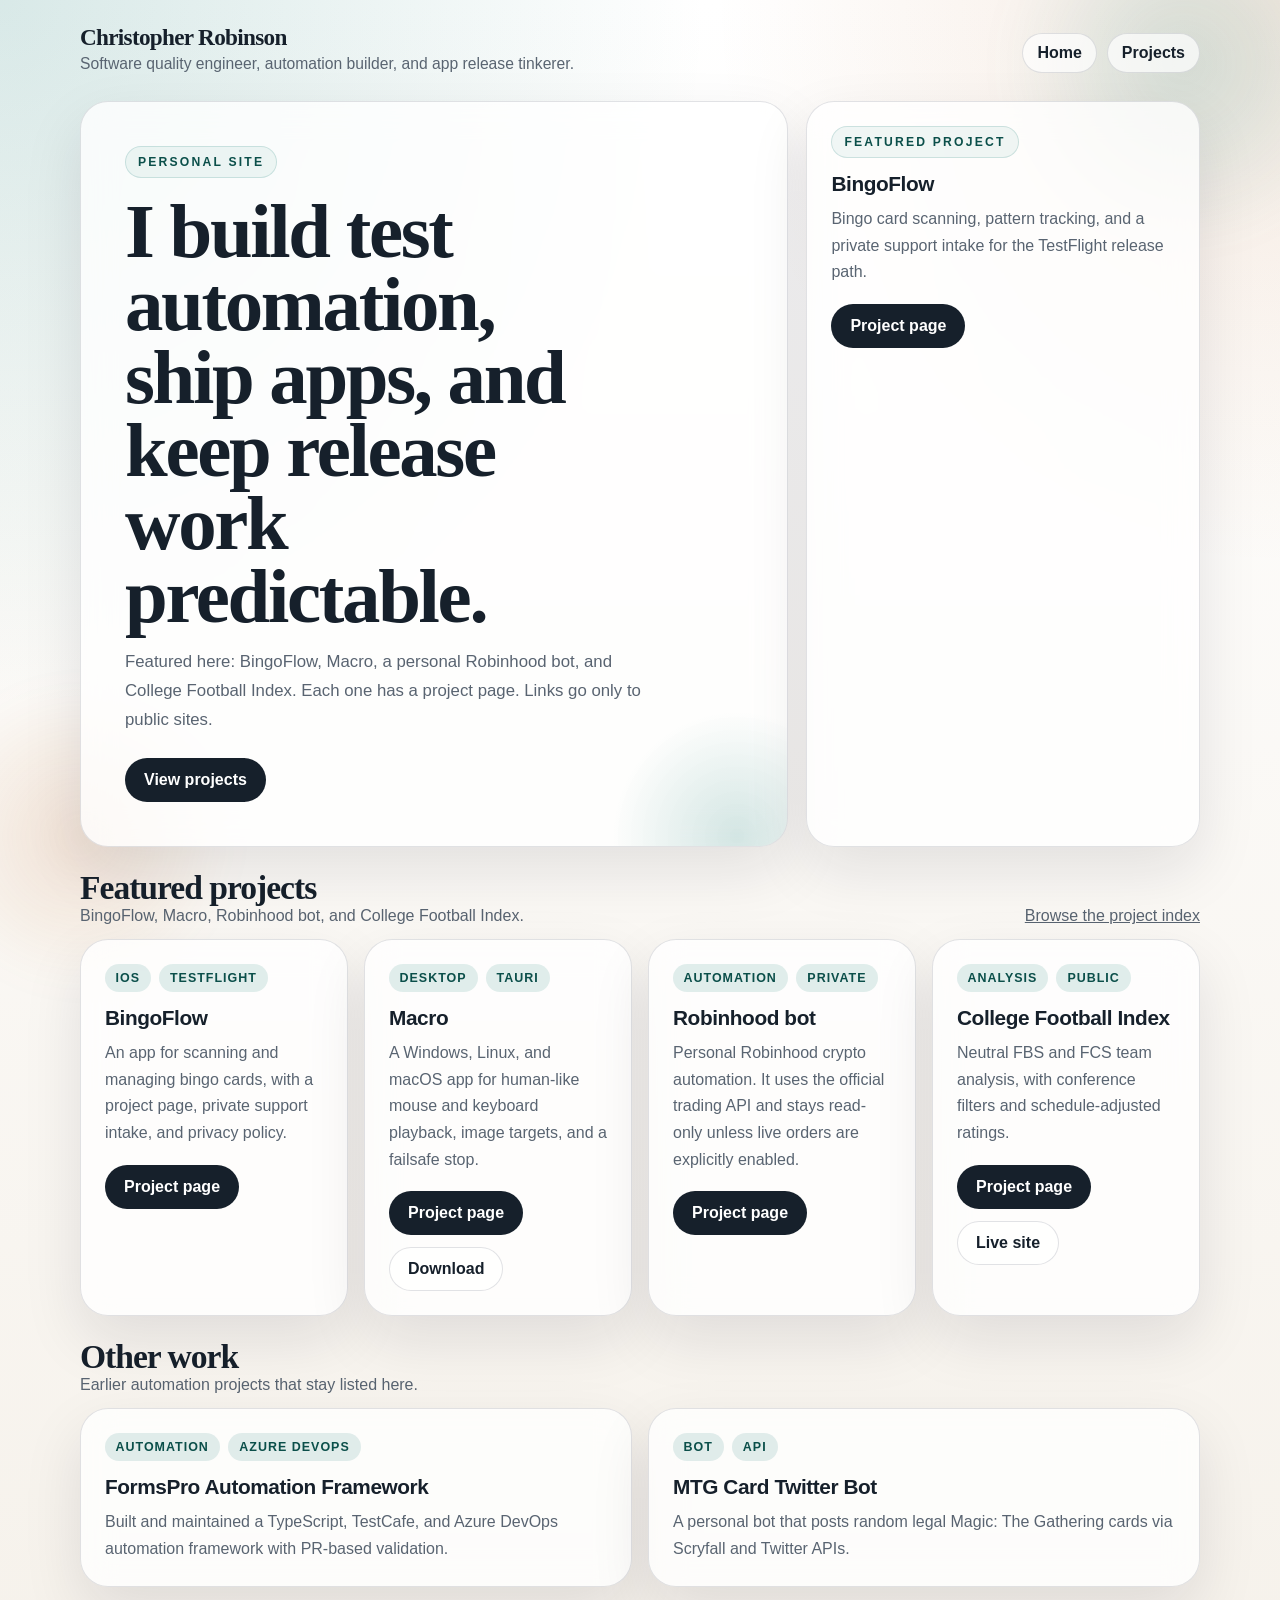
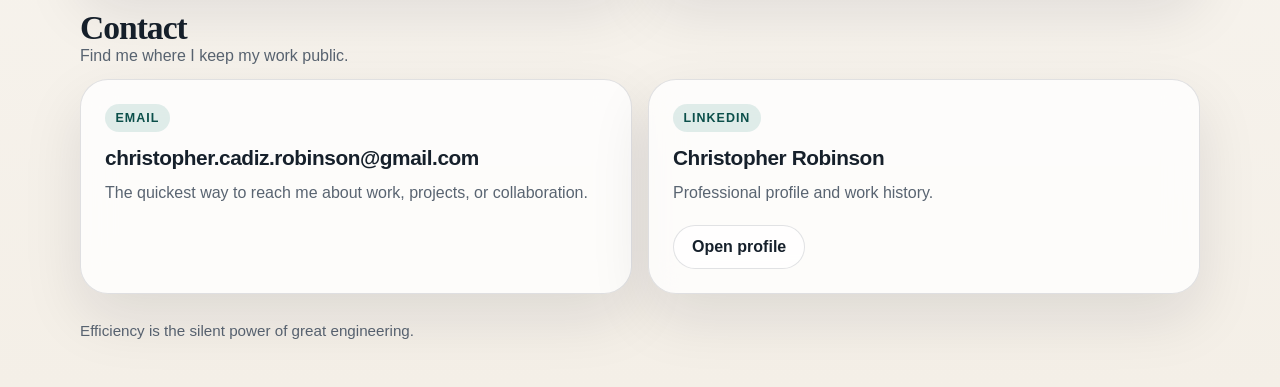
<file: docs/index.html>
<!doctype html>
<html lang="en">
<head>
  <meta charset="utf-8">
  <meta name="viewport" content="width=device-width, initial-scale=1">
  <title>Christopher Robinson</title>
  <meta name="description" content="Christopher Robinson's personal site, featuring BingoFlow, Macro, a Robinhood bot, and College Football Index.">
  <link rel="stylesheet" href="styles/site.css">
</head>
<body>
  <header class="topbar shell">
    <div class="brand">
      <a href="./">Christopher Robinson</a>
      <p>Software quality engineer, automation builder, and app release tinkerer.</p>
    </div>
    <nav class="nav" aria-label="Primary">
      <a href="./">Home</a>
      <a href="projects/">Projects</a>
    </nav>
  </header>

  <main class="shell">
    <section class="hero">
      <div class="panel hero-main">
        <span class="eyebrow">Personal site</span>
        <h1>I build test automation, ship apps, and keep release work predictable.</h1>
        <p class="hero-copy">
          Featured here: BingoFlow, Macro, a personal Robinhood bot, and College Football Index. Each one has a project page. Links go only to public sites.
        </p>
        <div class="action-row">
          <a class="button button-primary" href="projects/">View projects</a>
        </div>
      </div>

      <aside class="panel card">
        <span class="eyebrow">Featured project</span>
        <h3>BingoFlow</h3>
        <p>Bingo card scanning, pattern tracking, and a private support intake for the TestFlight release path.</p>
        <div class="action-row">
          <a class="button button-primary" href="projects/bingoflow/">Project page</a>
        </div>
      </aside>
    </section>

    <section class="section">
      <div class="section-head">
        <div>
          <h2>Featured projects</h2>
          <p>BingoFlow, Macro, Robinhood bot, and College Football Index.</p>
        </div>
        <a href="projects/">Browse the project index</a>
      </div>

      <div class="grid">
        <article class="panel card">
          <div class="tags">
            <span class="tag">iOS</span>
            <span class="tag">TestFlight</span>
          </div>
          <h3>BingoFlow</h3>
          <p>An app for scanning and managing bingo cards, with a project page, private support intake, and privacy policy.</p>
          <div class="action-row">
            <a class="button button-primary" href="projects/bingoflow/">Project page</a>
          </div>
        </article>

        <article class="panel card">
          <div class="tags">
            <span class="tag">Desktop</span>
            <span class="tag">Tauri</span>
          </div>
          <h3>Macro</h3>
          <p>A Windows, Linux, and macOS app for human-like mouse and keyboard playback, image targets, and a failsafe stop.</p>
          <div class="action-row">
            <a class="button button-primary" href="projects/macro/">Project page</a>
            <a class="button button-secondary" href="https://christopher-c-robinson-organization.github.io/Macro/">Download</a>
          </div>
        </article>

        <article class="panel card">
          <div class="tags">
            <span class="tag">Automation</span>
            <span class="tag">Private</span>
          </div>
          <h3>Robinhood bot</h3>
          <p>Personal Robinhood crypto automation. It uses the official trading API and stays read-only unless live orders are explicitly enabled.</p>
          <div class="action-row">
            <a class="button button-primary" href="projects/robinhood/">Project page</a>
          </div>
        </article>

        <article class="panel card">
          <div class="tags">
            <span class="tag">Analysis</span>
            <span class="tag">Public</span>
          </div>
          <h3>College Football Index</h3>
          <p>Neutral FBS and FCS team analysis, with conference filters and schedule-adjusted ratings.</p>
          <div class="action-row">
            <a class="button button-primary" href="projects/college-football-index/">Project page</a>
            <a class="button button-secondary" href="https://christopher-c-robinson.github.io/college-football-index/">Live site</a>
          </div>
        </article>
      </div>
    </section>

    <section class="section">
      <div class="section-head">
        <div>
          <h2>Other work</h2>
          <p>Earlier automation projects that stay listed here.</p>
        </div>
      </div>

      <div class="grid">
        <article class="panel card">
          <div class="tags">
            <span class="tag">Automation</span>
            <span class="tag">Azure DevOps</span>
          </div>
          <h3>FormsPro Automation Framework</h3>
          <p>Built and maintained a TypeScript, TestCafe, and Azure DevOps automation framework with PR-based validation.</p>
        </article>

        <article class="panel card">
          <div class="tags">
            <span class="tag">Bot</span>
            <span class="tag">API</span>
          </div>
          <h3>MTG Card Twitter Bot</h3>
          <p>A personal bot that posts random legal Magic: The Gathering cards via Scryfall and Twitter APIs.</p>
        </article>
      </div>
    </section>

    <section class="section">
      <div class="section-head">
        <div>
          <h2>Contact</h2>
          <p>Find me where I keep my work public.</p>
        </div>
      </div>

      <div class="grid">
        <article class="panel card">
          <div class="tags">
            <span class="tag">Email</span>
          </div>
          <h3>christopher.cadiz.robinson@gmail.com</h3>
          <p>The quickest way to reach me about work, projects, or collaboration.</p>
        </article>

        <article class="panel card">
          <div class="tags">
            <span class="tag">LinkedIn</span>
          </div>
          <h3>Christopher Robinson</h3>
          <p>Professional profile and work history.</p>
          <div class="action-row">
            <a class="button button-secondary" href="https://www.linkedin.com/in/christopher-robinson-00036670">Open profile</a>
          </div>
        </article>
      </div>
    </section>

    <div class="footer">
      Efficiency is the silent power of great engineering.
    </div>
  </main>
</body>
</html>
</file>
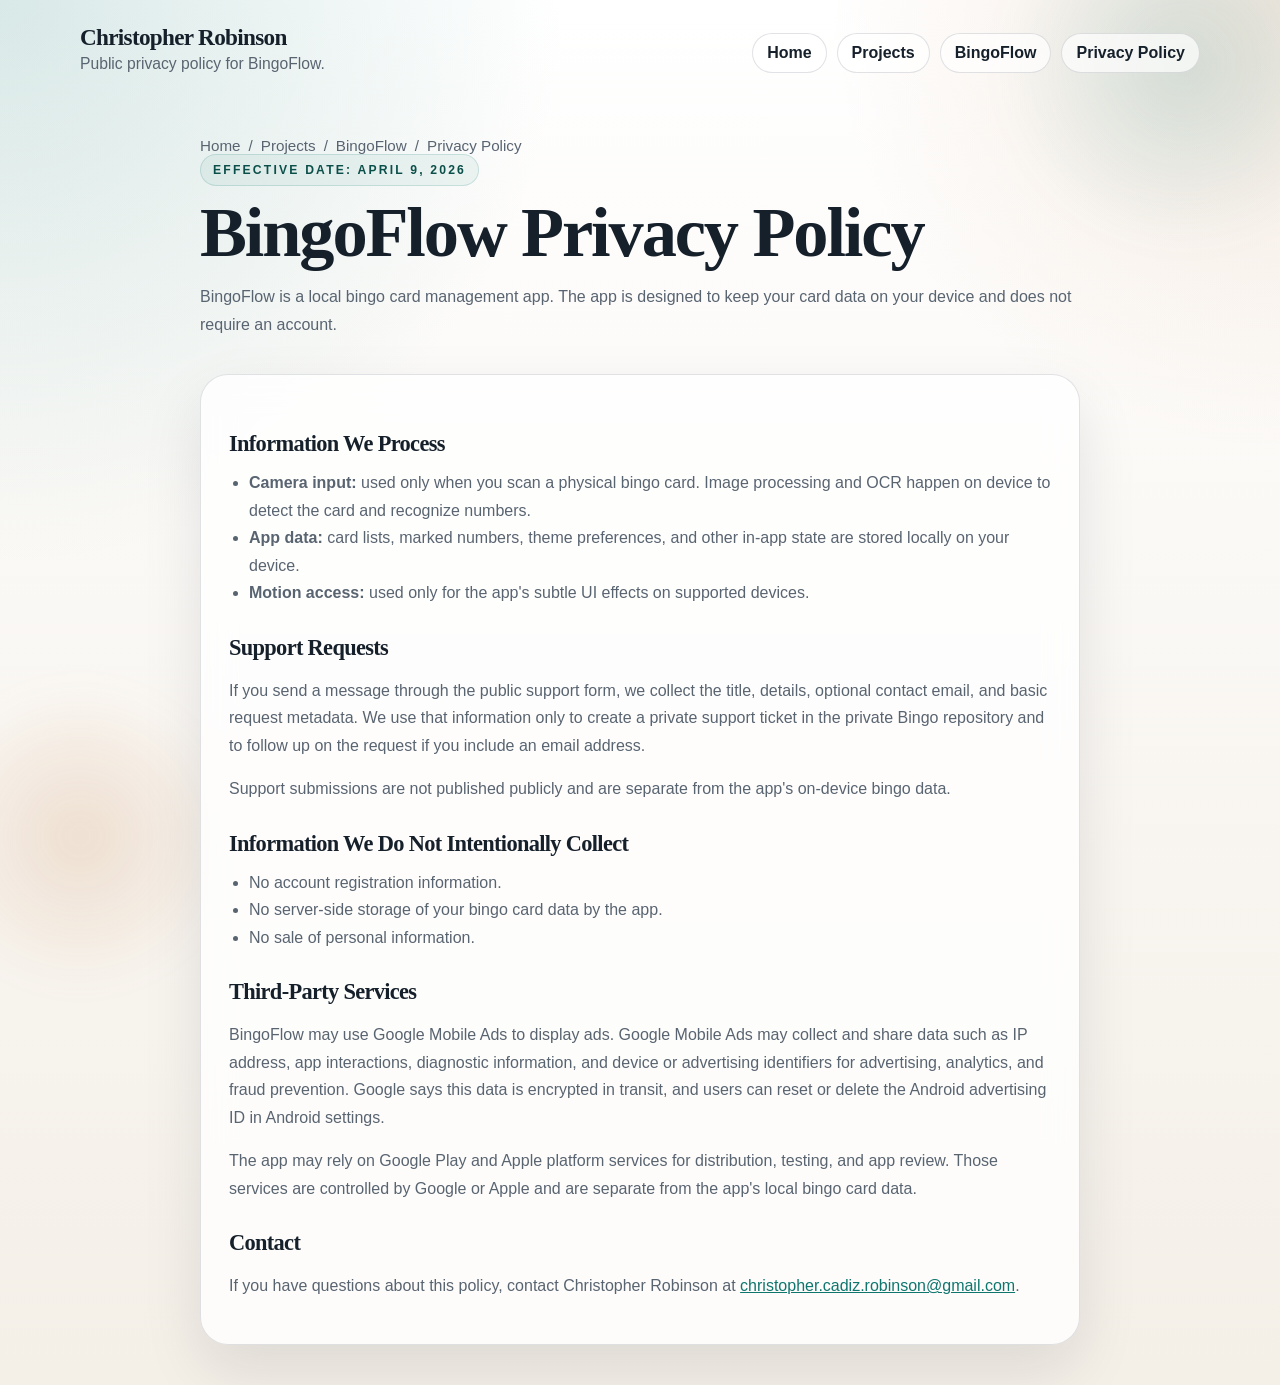
<file: docs/privacy-policy/index.html>
<!doctype html>
<html lang="en">
<head>
  <meta charset="utf-8">
  <meta name="viewport" content="width=device-width, initial-scale=1">
  <meta http-equiv="refresh" content="0; url=../projects/bingoflow/privacy-policy/">
  <link rel="canonical" href="../projects/bingoflow/privacy-policy/">
  <title>Redirecting to BingoFlow Privacy Policy</title>
</head>
<body>
  <p>Redirecting to <a href="../projects/bingoflow/privacy-policy/">the BingoFlow privacy policy</a>.</p>
</body>
</html>
</file>
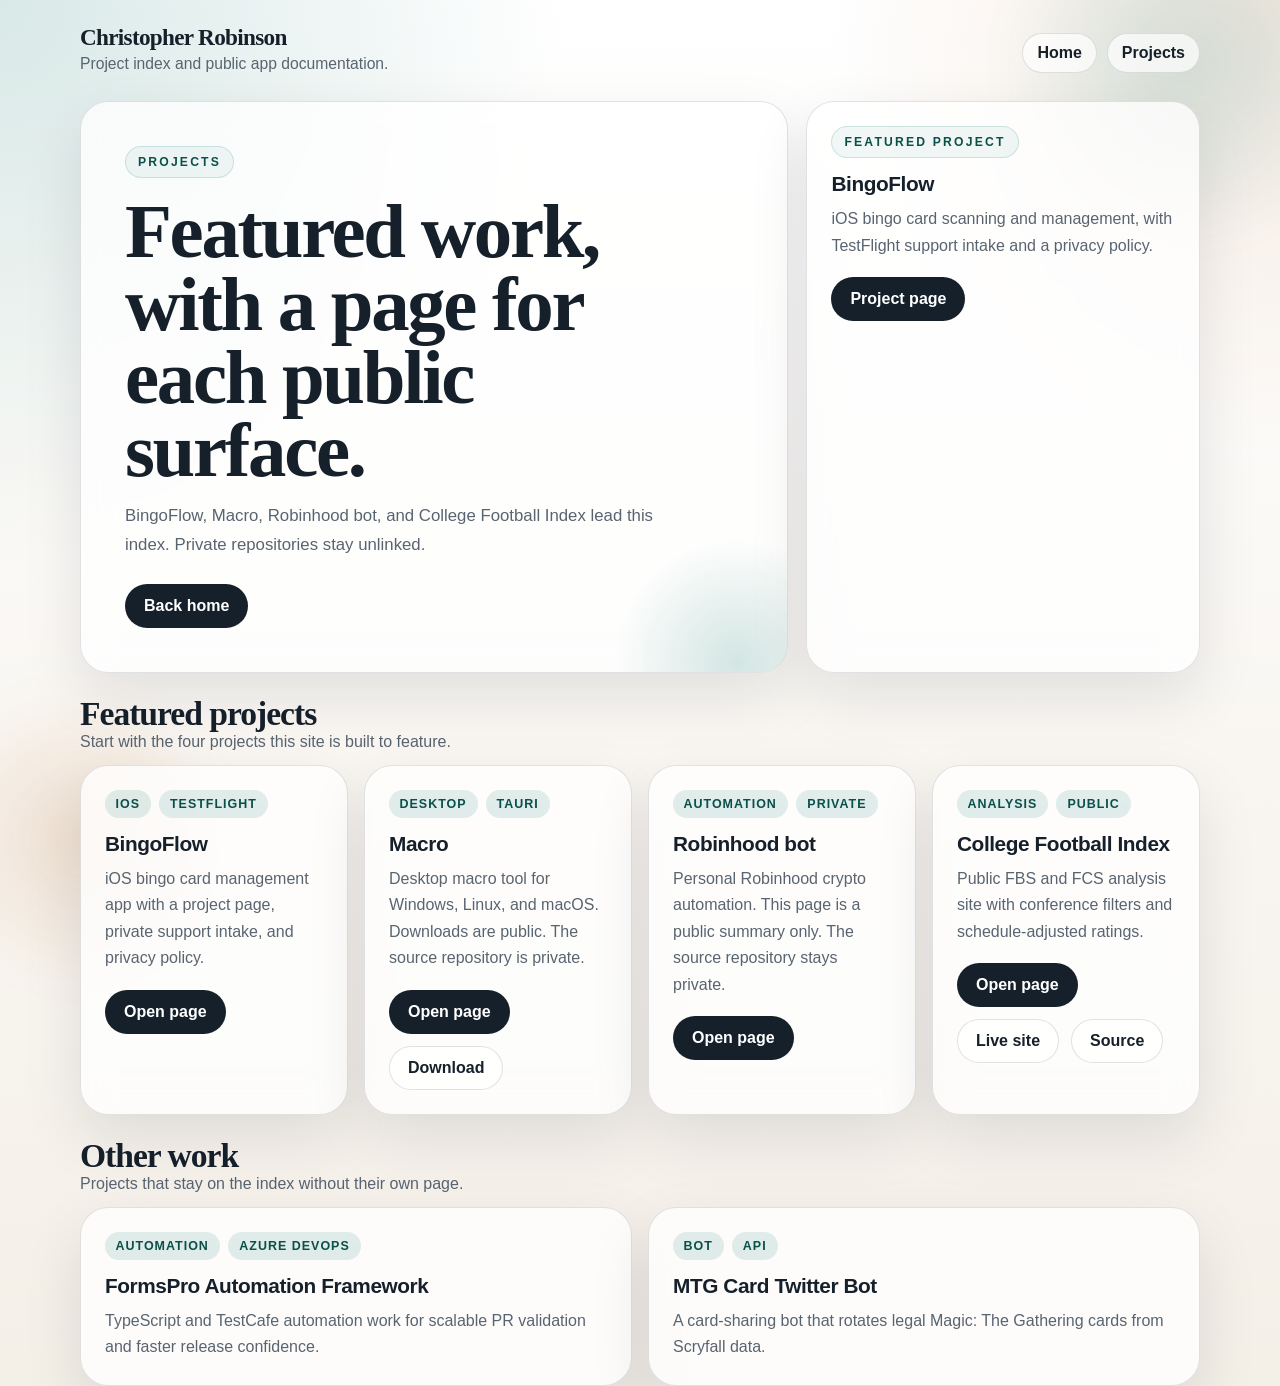
<file: docs/projects/index.html>
<!doctype html>
<html lang="en">
<head>
  <meta charset="utf-8">
  <meta name="viewport" content="width=device-width, initial-scale=1">
  <title>Projects | Christopher Robinson</title>
  <meta name="description" content="Project index for Christopher Robinson: BingoFlow, Macro, Robinhood bot, and College Football Index.">
  <link rel="stylesheet" href="../styles/site.css">
</head>
<body>
  <header class="topbar shell">
    <div class="brand">
      <a href="../">Christopher Robinson</a>
      <p>Project index and public app documentation.</p>
    </div>
    <nav class="nav" aria-label="Primary">
      <a href="../">Home</a>
      <a href="./">Projects</a>
    </nav>
  </header>

  <main class="shell">
    <section class="hero">
      <div class="panel hero-main">
        <span class="eyebrow">Projects</span>
        <h1>Featured work, with a page for each public surface.</h1>
        <p class="hero-copy">
          BingoFlow, Macro, Robinhood bot, and College Football Index lead this index. Private repositories stay unlinked.
        </p>
        <div class="action-row">
          <a class="button button-primary" href="../">Back home</a>
        </div>
      </div>

      <aside class="panel card">
        <span class="eyebrow">Featured project</span>
        <h3>BingoFlow</h3>
        <p>iOS bingo card scanning and management, with TestFlight support intake and a privacy policy.</p>
        <div class="action-row">
          <a class="button button-primary" href="bingoflow/">Project page</a>
        </div>
      </aside>
    </section>

    <section class="section">
      <div class="section-head">
        <div>
          <h2>Featured projects</h2>
          <p>Start with the four projects this site is built to feature.</p>
        </div>
      </div>

      <div class="grid">
        <article class="panel card">
          <div class="tags">
            <span class="tag">iOS</span>
            <span class="tag">TestFlight</span>
          </div>
          <h3>BingoFlow</h3>
          <p>iOS bingo card management app with a project page, private support intake, and privacy policy.</p>
          <div class="action-row">
            <a class="button button-primary" href="bingoflow/">Open page</a>
          </div>
        </article>

        <article class="panel card">
          <div class="tags">
            <span class="tag">Desktop</span>
            <span class="tag">Tauri</span>
          </div>
          <h3>Macro</h3>
          <p>Desktop macro tool for Windows, Linux, and macOS. Downloads are public. The source repository is private.</p>
          <div class="action-row">
            <a class="button button-primary" href="macro/">Open page</a>
            <a class="button button-secondary" href="https://christopher-c-robinson-organization.github.io/Macro/">Download</a>
          </div>
        </article>

        <article class="panel card">
          <div class="tags">
            <span class="tag">Automation</span>
            <span class="tag">Private</span>
          </div>
          <h3>Robinhood bot</h3>
          <p>Personal Robinhood crypto automation. This page is a public summary only. The source repository stays private.</p>
          <div class="action-row">
            <a class="button button-primary" href="robinhood/">Open page</a>
          </div>
        </article>

        <article class="panel card">
          <div class="tags">
            <span class="tag">Analysis</span>
            <span class="tag">Public</span>
          </div>
          <h3>College Football Index</h3>
          <p>Public FBS and FCS analysis site with conference filters and schedule-adjusted ratings.</p>
          <div class="action-row">
            <a class="button button-primary" href="college-football-index/">Open page</a>
            <a class="button button-secondary" href="https://christopher-c-robinson.github.io/college-football-index/">Live site</a>
            <a class="button button-secondary" href="https://github.com/Christopher-C-Robinson/college-football-index">Source</a>
          </div>
        </article>
      </div>
    </section>

    <section class="section">
      <div class="section-head">
        <div>
          <h2>Other work</h2>
          <p>Projects that stay on the index without their own page.</p>
        </div>
      </div>

      <div class="grid">
        <article class="panel card">
          <div class="tags">
            <span class="tag">Automation</span>
            <span class="tag">Azure DevOps</span>
          </div>
          <h3>FormsPro Automation Framework</h3>
          <p>TypeScript and TestCafe automation work for scalable PR validation and faster release confidence.</p>
        </article>

        <article class="panel card">
          <div class="tags">
            <span class="tag">Bot</span>
            <span class="tag">API</span>
          </div>
          <h3>MTG Card Twitter Bot</h3>
          <p>A card-sharing bot that rotates legal Magic: The Gathering cards from Scryfall data.</p>
        </article>
      </div>
    </section>
  </main>
</body>
</html>
</file>
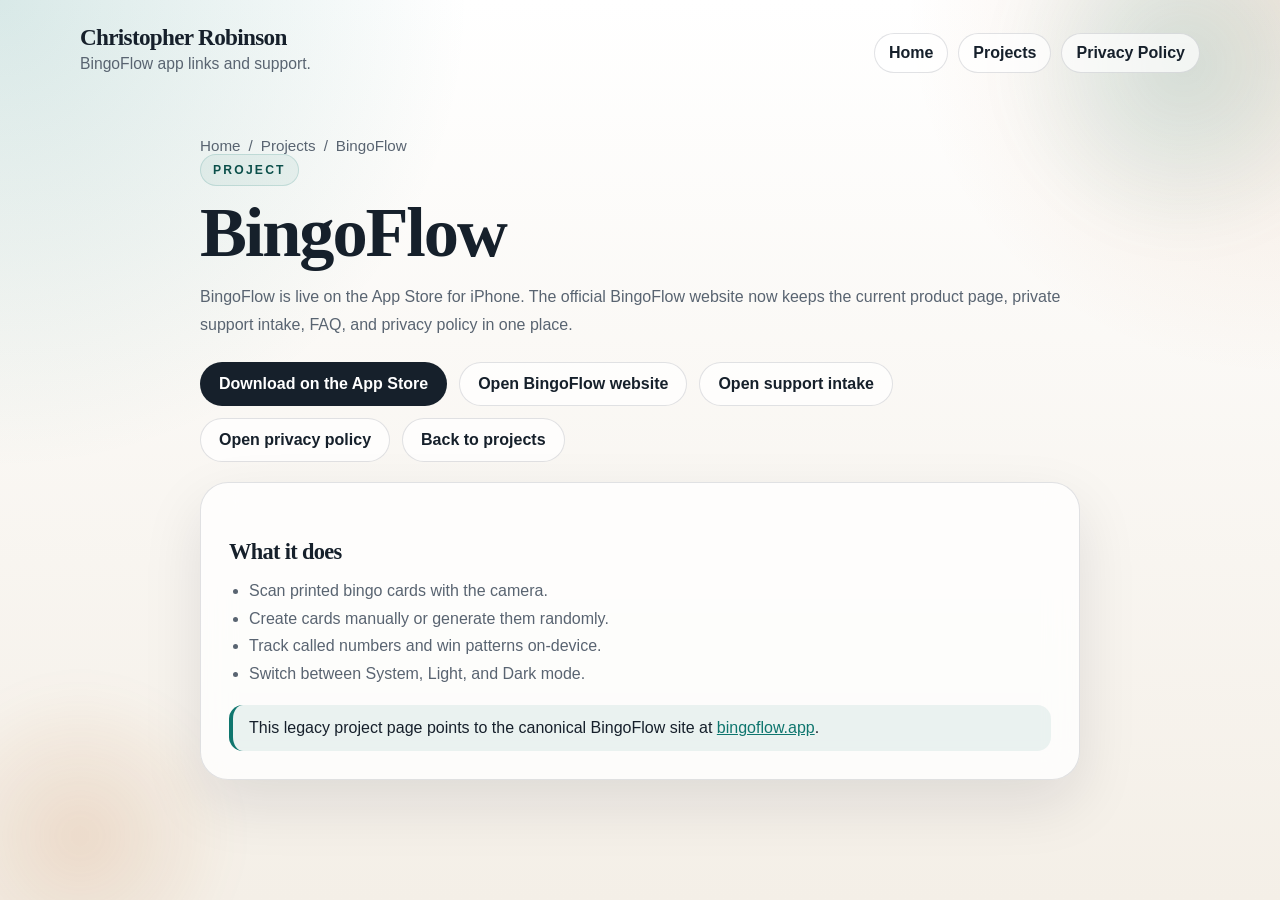
<file: docs/projects/bingo/index.html>
<!doctype html>
<html lang="en">
<head>
  <meta charset="utf-8">
  <meta name="viewport" content="width=device-width, initial-scale=1">
  <meta http-equiv="refresh" content="0; url=../bingoflow/">
  <link rel="canonical" href="../bingoflow/">
  <title>Redirecting to BingoFlow</title>
</head>
<body>
  <p>Redirecting to <a href="../bingoflow/">BingoFlow</a>.</p>
</body>
</html>
</file>
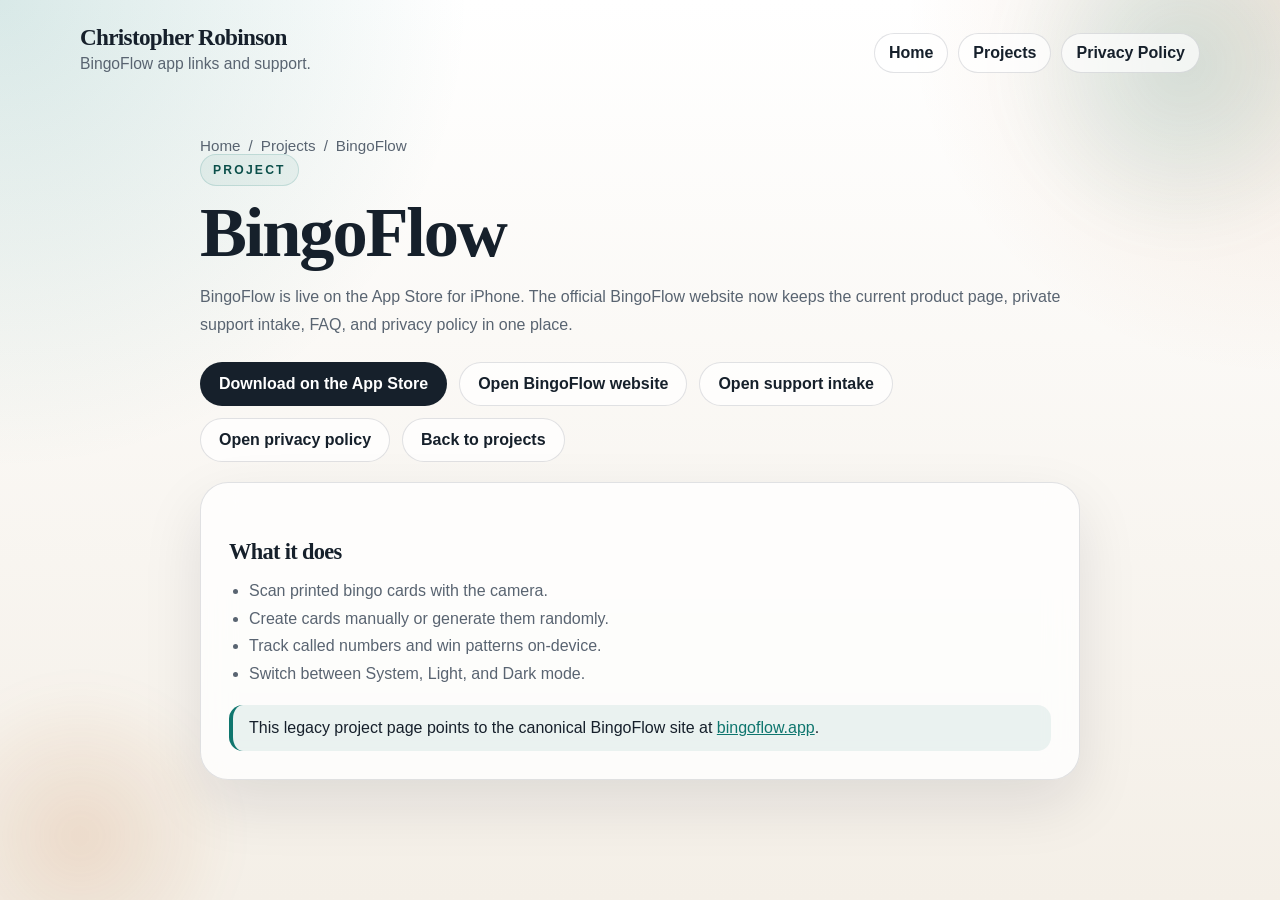
<file: docs/projects/bingoflow/index.html>
<!doctype html>
<html lang="en">
<head>
  <meta charset="utf-8">
  <meta name="viewport" content="width=device-width, initial-scale=1">
  <title>BingoFlow | Christopher Robinson</title>
  <meta name="description" content="BingoFlow is live on the App Store. Find the official website, support, and privacy policy links.">
  <link rel="stylesheet" href="../../styles/site.css">
</head>
<body>
  <header class="topbar shell">
    <div class="brand">
      <a href="../../">Christopher Robinson</a>
      <p>BingoFlow app links and support.</p>
    </div>
    <nav class="nav" aria-label="Primary">
      <a href="../../">Home</a>
      <a href="../">Projects</a>
      <a href="https://bingoflow.app/privacy">Privacy Policy</a>
    </nav>
  </header>

  <main class="article">
    <section class="article-head">
      <div class="breadcrumb">
        <a href="../../">Home</a>
        <span>/</span>
        <a href="../">Projects</a>
        <span>/</span>
        <span>BingoFlow</span>
      </div>
      <span class="eyebrow">Project</span>
      <h1>BingoFlow</h1>
      <p>
        BingoFlow is live on the App Store for iPhone. The official BingoFlow website now keeps the current
        product page, private support intake, FAQ, and privacy policy in one place.
      </p>
      <div class="action-row">
        <a class="button button-primary" href="https://apps.apple.com/us/app/bingoflow/id6761963106">Download on the App Store</a>
        <a class="button button-secondary" href="https://bingoflow.app/">Open BingoFlow website</a>
        <a class="button button-secondary" href="https://bingoflow.app/support">Open support intake</a>
        <a class="button button-secondary" href="https://bingoflow.app/privacy">Open privacy policy</a>
        <a class="button button-secondary" href="../">Back to projects</a>
      </div>
    </section>

    <section class="panel">
      <h2>What it does</h2>
      <ul class="list">
        <li>Scan printed bingo cards with the camera.</li>
        <li>Create cards manually or generate them randomly.</li>
        <li>Track called numbers and win patterns on-device.</li>
        <li>Switch between System, Light, and Dark mode.</li>
      </ul>
      <div class="note" style="margin-top: 18px;">
        This legacy project page points to the canonical BingoFlow site at
        <a href="https://bingoflow.app/">bingoflow.app</a>.
      </div>
    </section>
  </main>
</body>
</html>
</file>
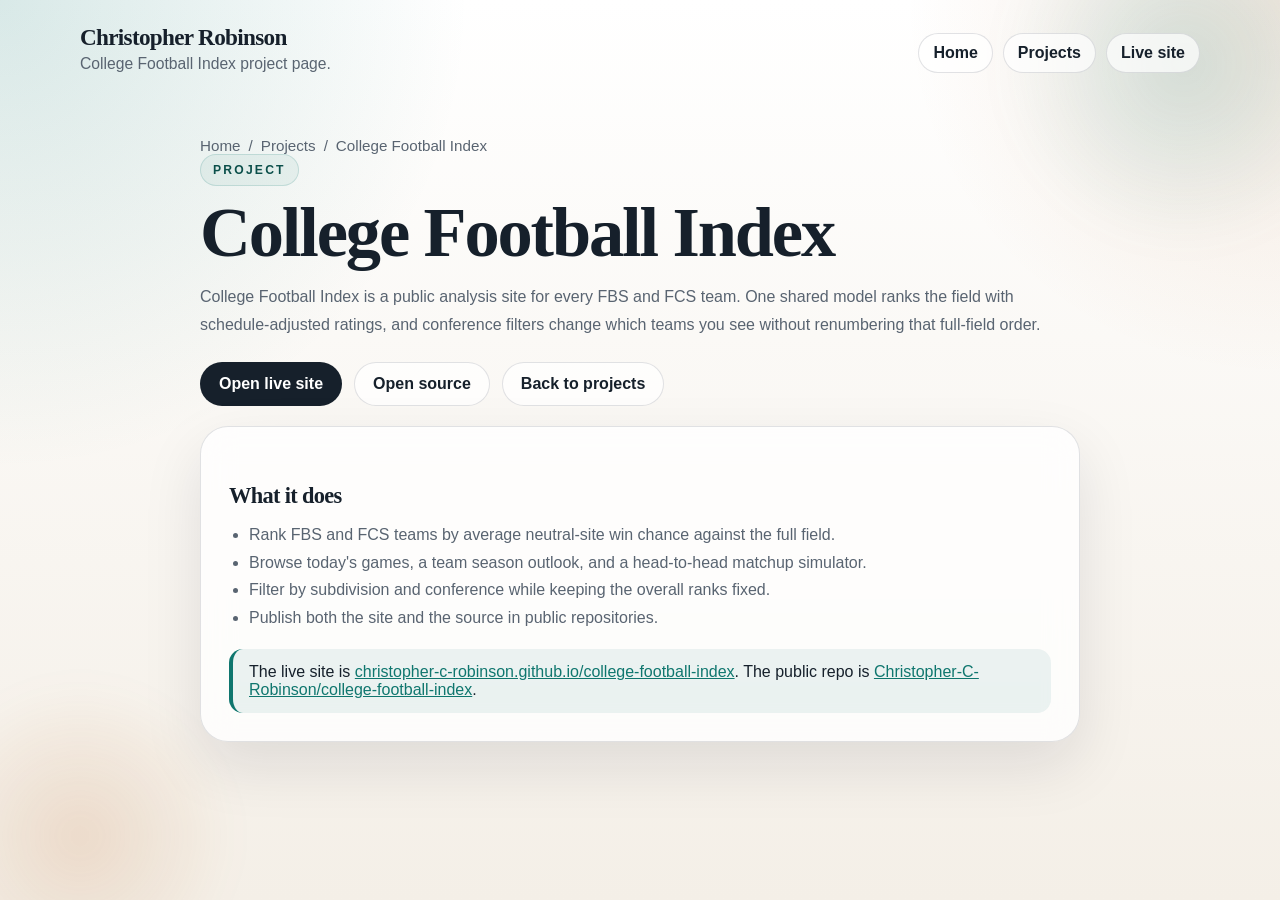
<file: docs/projects/college-football-index/index.html>
<!doctype html>
<html lang="en">
<head>
  <meta charset="utf-8">
  <meta name="viewport" content="width=device-width, initial-scale=1">
  <title>College Football Index | Christopher Robinson</title>
  <meta name="description" content="College Football Index is a public FBS and FCS analysis site with conference filters and schedule-adjusted ratings.">
  <link rel="stylesheet" href="../../styles/site.css">
</head>
<body>
  <header class="topbar shell">
    <div class="brand">
      <a href="../../">Christopher Robinson</a>
      <p>College Football Index project page.</p>
    </div>
    <nav class="nav" aria-label="Primary">
      <a href="../../">Home</a>
      <a href="../">Projects</a>
      <a href="https://christopher-c-robinson.github.io/college-football-index/">Live site</a>
    </nav>
  </header>

  <main class="article">
    <section class="article-head">
      <div class="breadcrumb">
        <a href="../../">Home</a>
        <span>/</span>
        <a href="../">Projects</a>
        <span>/</span>
        <span>College Football Index</span>
      </div>
      <span class="eyebrow">Project</span>
      <h1>College Football Index</h1>
      <p>
        College Football Index is a public analysis site for every FBS and FCS team.
        One shared model ranks the field with schedule-adjusted ratings, and conference
        filters change which teams you see without renumbering that full-field order.
      </p>
      <div class="action-row">
        <a class="button button-primary" href="https://christopher-c-robinson.github.io/college-football-index/">Open live site</a>
        <a class="button button-secondary" href="https://github.com/Christopher-C-Robinson/college-football-index">Open source</a>
        <a class="button button-secondary" href="../">Back to projects</a>
      </div>
    </section>

    <section class="panel">
      <h2>What it does</h2>
      <ul class="list">
        <li>Rank FBS and FCS teams by average neutral-site win chance against the full field.</li>
        <li>Browse today's games, a team season outlook, and a head-to-head matchup simulator.</li>
        <li>Filter by subdivision and conference while keeping the overall ranks fixed.</li>
        <li>Publish both the site and the source in public repositories.</li>
      </ul>
      <div class="note" style="margin-top: 18px;">
        The live site is
        <a href="https://christopher-c-robinson.github.io/college-football-index/">christopher-c-robinson.github.io/college-football-index</a>.
        The public repo is
        <a href="https://github.com/Christopher-C-Robinson/college-football-index">Christopher-C-Robinson/college-football-index</a>.
      </div>
    </section>
  </main>
</body>
</html>
</file>
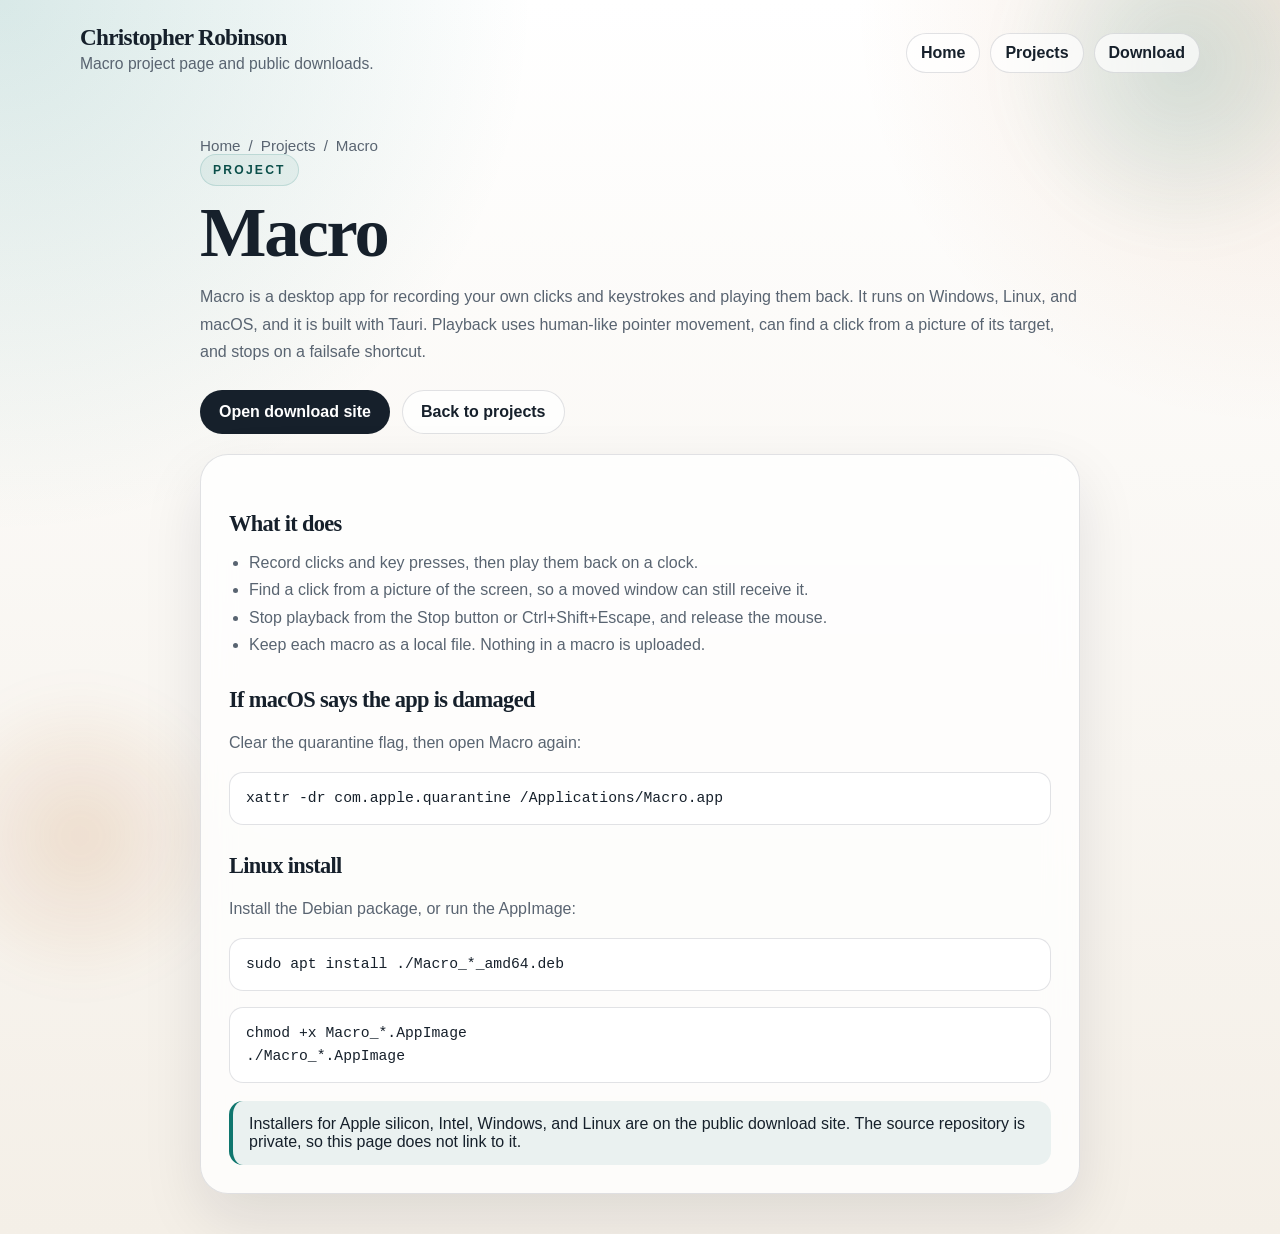
<file: docs/projects/macro/index.html>
<!doctype html>
<html lang="en">
<head>
  <meta charset="utf-8">
  <meta name="viewport" content="width=device-width, initial-scale=1">
  <title>Macro | Christopher Robinson</title>
  <meta name="description" content="Macro is a desktop app for human-like mouse and keyboard automation on Windows, Linux, and macOS.">
  <link rel="stylesheet" href="../../styles/site.css">
</head>
<body>
  <header class="topbar shell">
    <div class="brand">
      <a href="../../">Christopher Robinson</a>
      <p>Macro project page and public downloads.</p>
    </div>
    <nav class="nav" aria-label="Primary">
      <a href="../../">Home</a>
      <a href="../">Projects</a>
      <a href="https://christopher-c-robinson-organization.github.io/Macro/">Download</a>
    </nav>
  </header>

  <main class="article">
    <section class="article-head">
      <div class="breadcrumb">
        <a href="../../">Home</a>
        <span>/</span>
        <a href="../">Projects</a>
        <span>/</span>
        <span>Macro</span>
      </div>
      <span class="eyebrow">Project</span>
      <h1>Macro</h1>
      <p>
        Macro is a desktop app for recording your own clicks and keystrokes and playing them back.
        It runs on Windows, Linux, and macOS, and it is built with Tauri. Playback uses human-like
        pointer movement, can find a click from a picture of its target, and stops on a failsafe shortcut.
      </p>
      <div class="action-row">
        <a class="button button-primary" href="https://christopher-c-robinson-organization.github.io/Macro/">Open download site</a>
        <a class="button button-secondary" href="../">Back to projects</a>
      </div>
    </section>

    <section class="panel">
      <h2>What it does</h2>
      <ul class="list">
        <li>Record clicks and key presses, then play them back on a clock.</li>
        <li>Find a click from a picture of the screen, so a moved window can still receive it.</li>
        <li>Stop playback from the Stop button or Ctrl+Shift+Escape, and release the mouse.</li>
        <li>Keep each macro as a local file. Nothing in a macro is uploaded.</li>
      </ul>
      <h2>If macOS says the app is damaged</h2>
      <p>Clear the quarantine flag, then open Macro again:</p>
      <pre><code>xattr -dr com.apple.quarantine /Applications/Macro.app</code></pre>
      <h2>Linux install</h2>
      <p>Install the Debian package, or run the AppImage:</p>
      <pre><code>sudo apt install ./Macro_*_amd64.deb</code></pre>
      <pre><code>chmod +x Macro_*.AppImage
./Macro_*.AppImage</code></pre>
      <div class="note" style="margin-top: 18px;">
        Installers for Apple silicon, Intel, Windows, and Linux are on the public download site.
        The source repository is private, so this page does not link to it.
      </div>
    </section>
  </main>
</body>
</html>
</file>
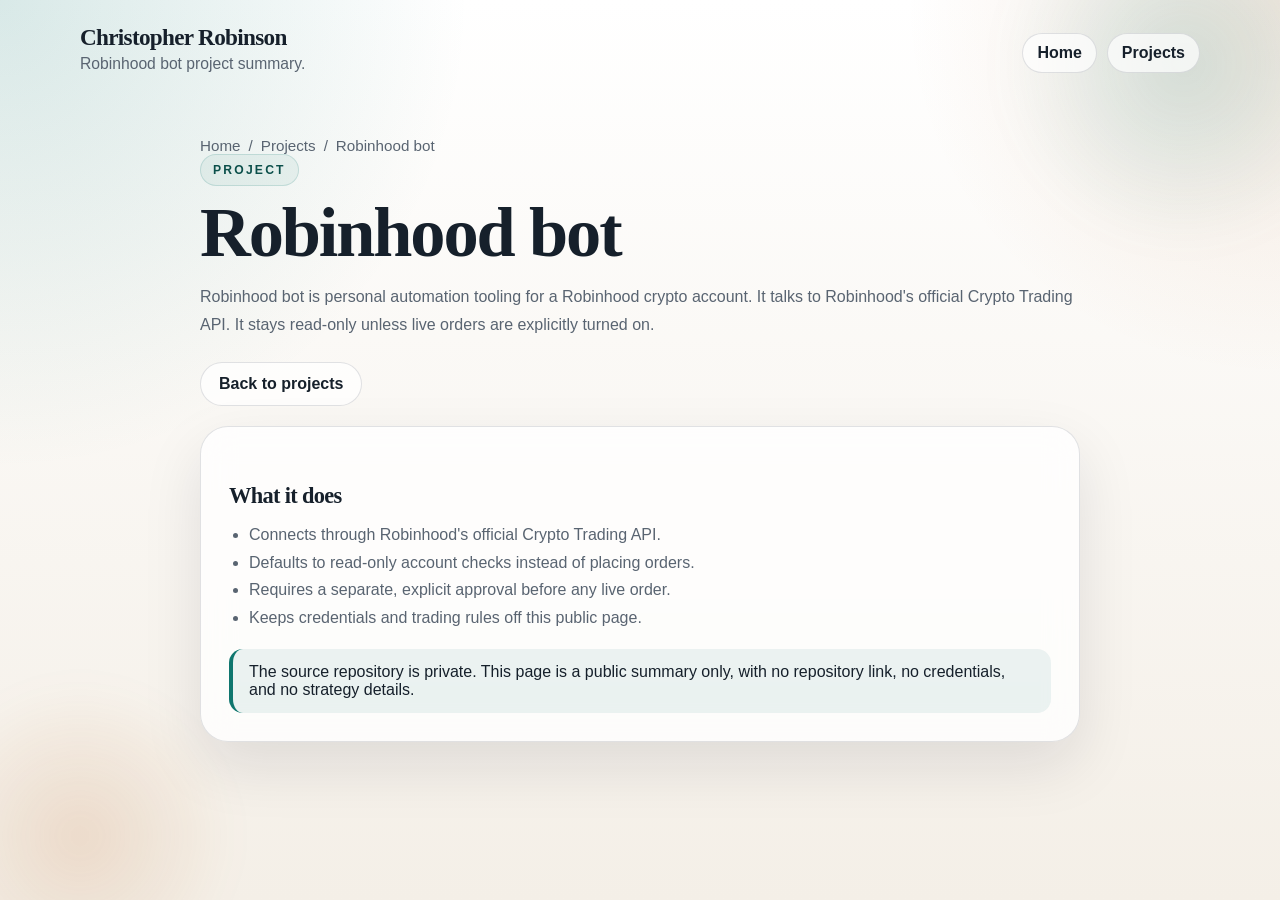
<file: docs/projects/robinhood/index.html>
<!doctype html>
<html lang="en">
<head>
  <meta charset="utf-8">
  <meta name="viewport" content="width=device-width, initial-scale=1">
  <title>Robinhood bot | Christopher Robinson</title>
  <meta name="description" content="A short public summary of a personal Robinhood automation tool. The source repository is private.">
  <link rel="stylesheet" href="../../styles/site.css">
</head>
<body>
  <header class="topbar shell">
    <div class="brand">
      <a href="../../">Christopher Robinson</a>
      <p>Robinhood bot project summary.</p>
    </div>
    <nav class="nav" aria-label="Primary">
      <a href="../../">Home</a>
      <a href="../">Projects</a>
    </nav>
  </header>

  <main class="article">
    <section class="article-head">
      <div class="breadcrumb">
        <a href="../../">Home</a>
        <span>/</span>
        <a href="../">Projects</a>
        <span>/</span>
        <span>Robinhood bot</span>
      </div>
      <span class="eyebrow">Project</span>
      <h1>Robinhood bot</h1>
      <p>
        Robinhood bot is personal automation tooling for a Robinhood crypto account.
        It talks to Robinhood's official Crypto Trading API. It stays read-only unless
        live orders are explicitly turned on.
      </p>
      <div class="action-row">
        <a class="button button-secondary" href="../">Back to projects</a>
      </div>
    </section>

    <section class="panel">
      <h2>What it does</h2>
      <ul class="list">
        <li>Connects through Robinhood's official Crypto Trading API.</li>
        <li>Defaults to read-only account checks instead of placing orders.</li>
        <li>Requires a separate, explicit approval before any live order.</li>
        <li>Keeps credentials and trading rules off this public page.</li>
      </ul>
      <div class="note" style="margin-top: 18px;">
        The source repository is private. This page is a public summary only, with no repository link, no credentials, and no strategy details.
      </div>
    </section>
  </main>
</body>
</html>
</file>
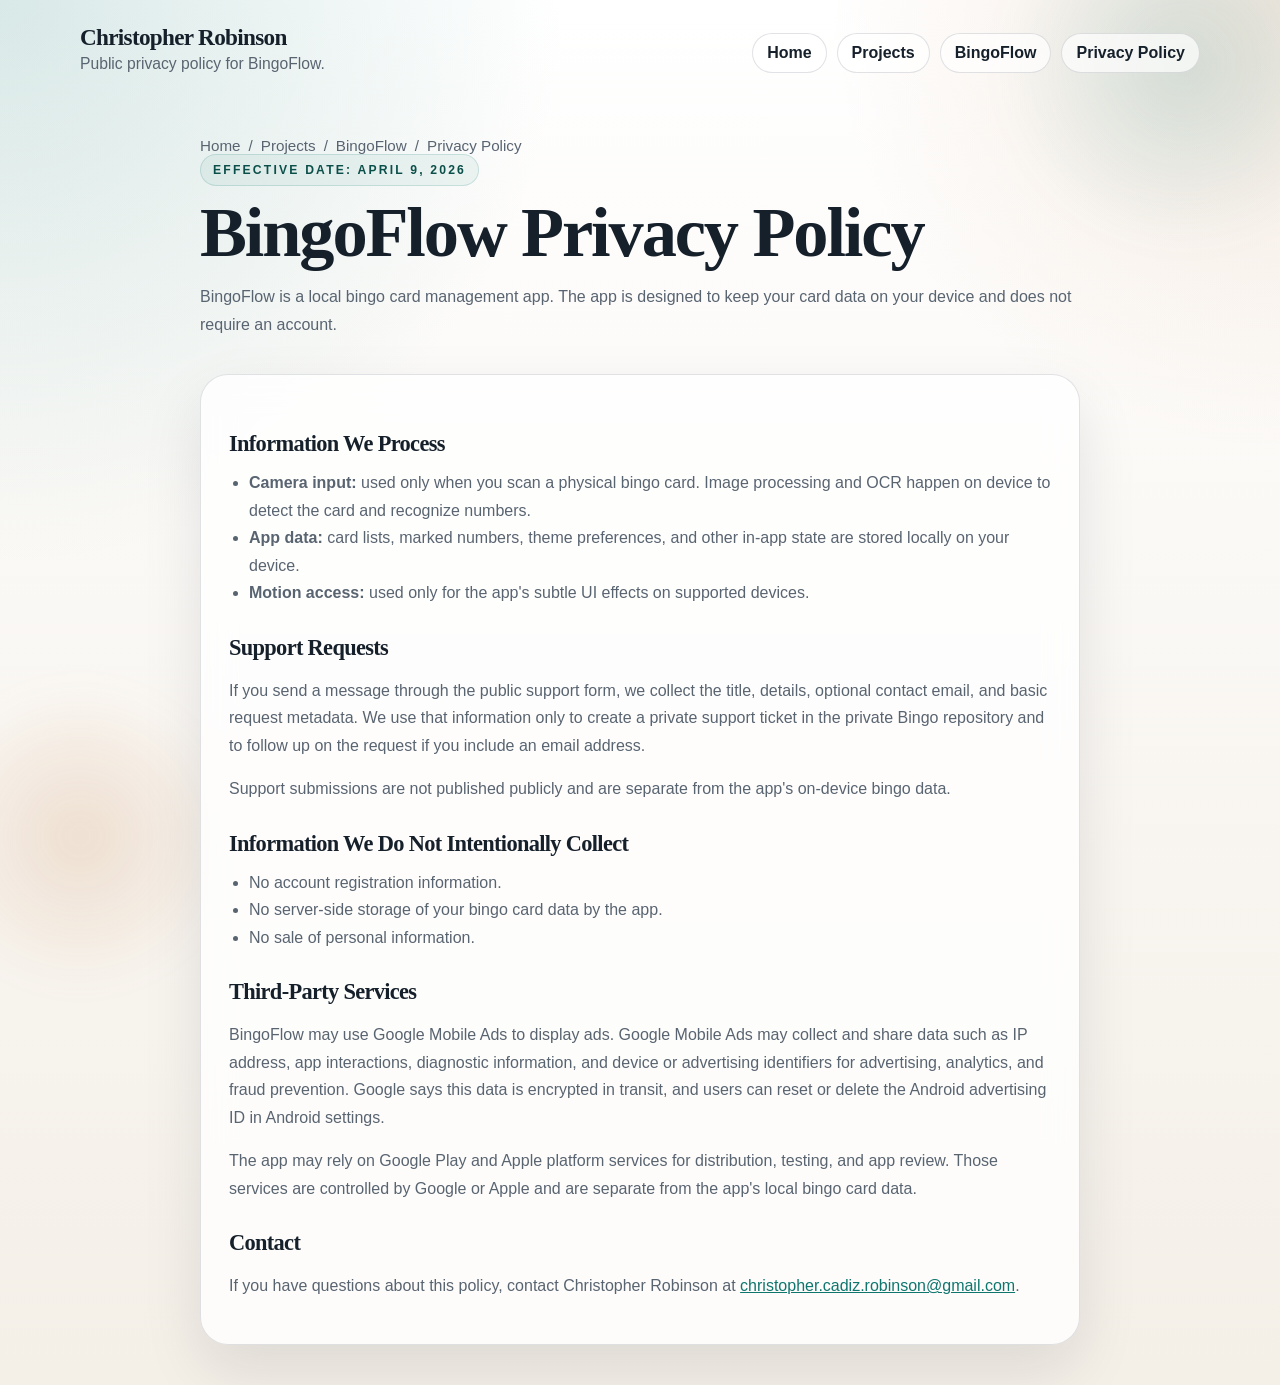
<file: docs/projects/bingo/privacy-policy/index.html>
<!doctype html>
<html lang="en">
<head>
  <meta charset="utf-8">
  <meta name="viewport" content="width=device-width, initial-scale=1">
  <meta http-equiv="refresh" content="0; url=../../bingoflow/privacy-policy/">
  <link rel="canonical" href="../../bingoflow/privacy-policy/">
  <title>Redirecting to BingoFlow Privacy Policy</title>
</head>
<body>
  <p>Redirecting to <a href="../../bingoflow/privacy-policy/">the BingoFlow privacy policy</a>.</p>
</body>
</html>
</file>
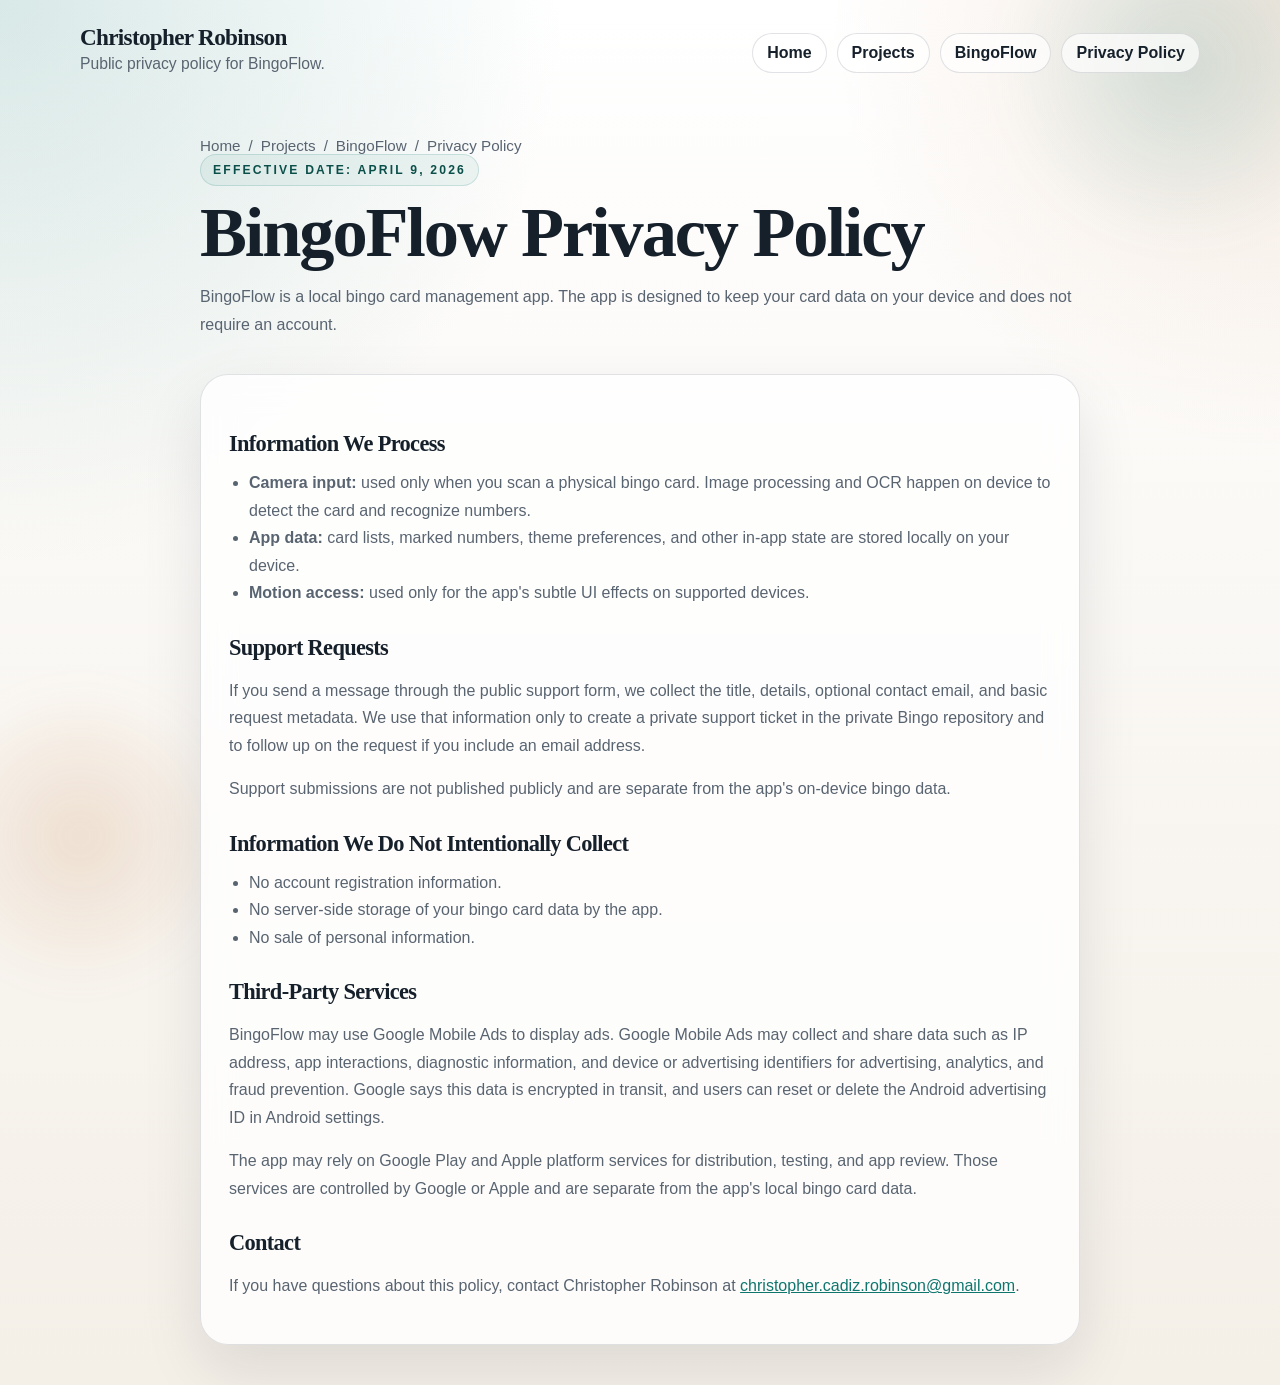
<file: docs/projects/bingoflow/privacy-policy/index.html>
<!doctype html>
<html lang="en">
<head>
  <meta charset="utf-8">
  <meta name="viewport" content="width=device-width, initial-scale=1">
  <title>BingoFlow Privacy Policy</title>
  <meta name="description" content="Public privacy policy for the BingoFlow app.">
  <link rel="stylesheet" href="../../../styles/site.css">
</head>
<body>
  <header class="topbar shell">
    <div class="brand">
      <a href="../../../">Christopher Robinson</a>
      <p>Public privacy policy for BingoFlow.</p>
    </div>
    <nav class="nav" aria-label="Primary">
      <a href="../../../">Home</a>
      <a href="../../">Projects</a>
      <a href="../">BingoFlow</a>
      <a href="./">Privacy Policy</a>
    </nav>
  </header>

  <main class="article">
    <section class="article-head">
      <div class="breadcrumb">
        <a href="../../../">Home</a>
        <span>/</span>
        <a href="../../">Projects</a>
        <span>/</span>
        <a href="../">BingoFlow</a>
        <span>/</span>
        <span>Privacy Policy</span>
      </div>
      <span class="eyebrow">Effective date: April 9, 2026</span>
      <h1>BingoFlow Privacy Policy</h1>
      <p>
        BingoFlow is a local bingo card management app. The app is designed to keep your card data on your device
        and does not require an account.
      </p>
    </section>

    <section class="panel">
      <h2>Information We Process</h2>
      <ul class="list">
        <li><strong>Camera input:</strong> used only when you scan a physical bingo card. Image processing and OCR happen on device to detect the card and recognize numbers.</li>
        <li><strong>App data:</strong> card lists, marked numbers, theme preferences, and other in-app state are stored locally on your device.</li>
        <li><strong>Motion access:</strong> used only for the app's subtle UI effects on supported devices.</li>
      </ul>

      <h2>Support Requests</h2>
      <p>
        If you send a message through the public support form, we collect the title, details, optional contact
        email, and basic request metadata. We use that information only to create a private support ticket in the
        private Bingo repository and to follow up on the request if you include an email address.
      </p>
      <p>
        Support submissions are not published publicly and are separate from the app's on-device bingo data.
      </p>

      <h2>Information We Do Not Intentionally Collect</h2>
      <ul class="list">
        <li>No account registration information.</li>
        <li>No server-side storage of your bingo card data by the app.</li>
        <li>No sale of personal information.</li>
      </ul>

      <h2>Third-Party Services</h2>
      <p>
        BingoFlow may use Google Mobile Ads to display ads. Google Mobile Ads may collect and share data such as
        IP address, app interactions, diagnostic information, and device or advertising identifiers for advertising,
        analytics, and fraud prevention. Google says this data is encrypted in transit, and users can reset or delete
        the Android advertising ID in Android settings.
      </p>
      <p>
        The app may rely on Google Play and Apple platform services for distribution, testing, and app review. Those
        services are controlled by Google or Apple and are separate from the app's local bingo card data.
      </p>

      <h2>Contact</h2>
      <p>
        If you have questions about this policy, contact Christopher Robinson at
        <a href="mailto:christopher.cadiz.robinson@gmail.com">christopher.cadiz.robinson@gmail.com</a>.
      </p>
    </section>
  </main>
</body>
</html>
</file>
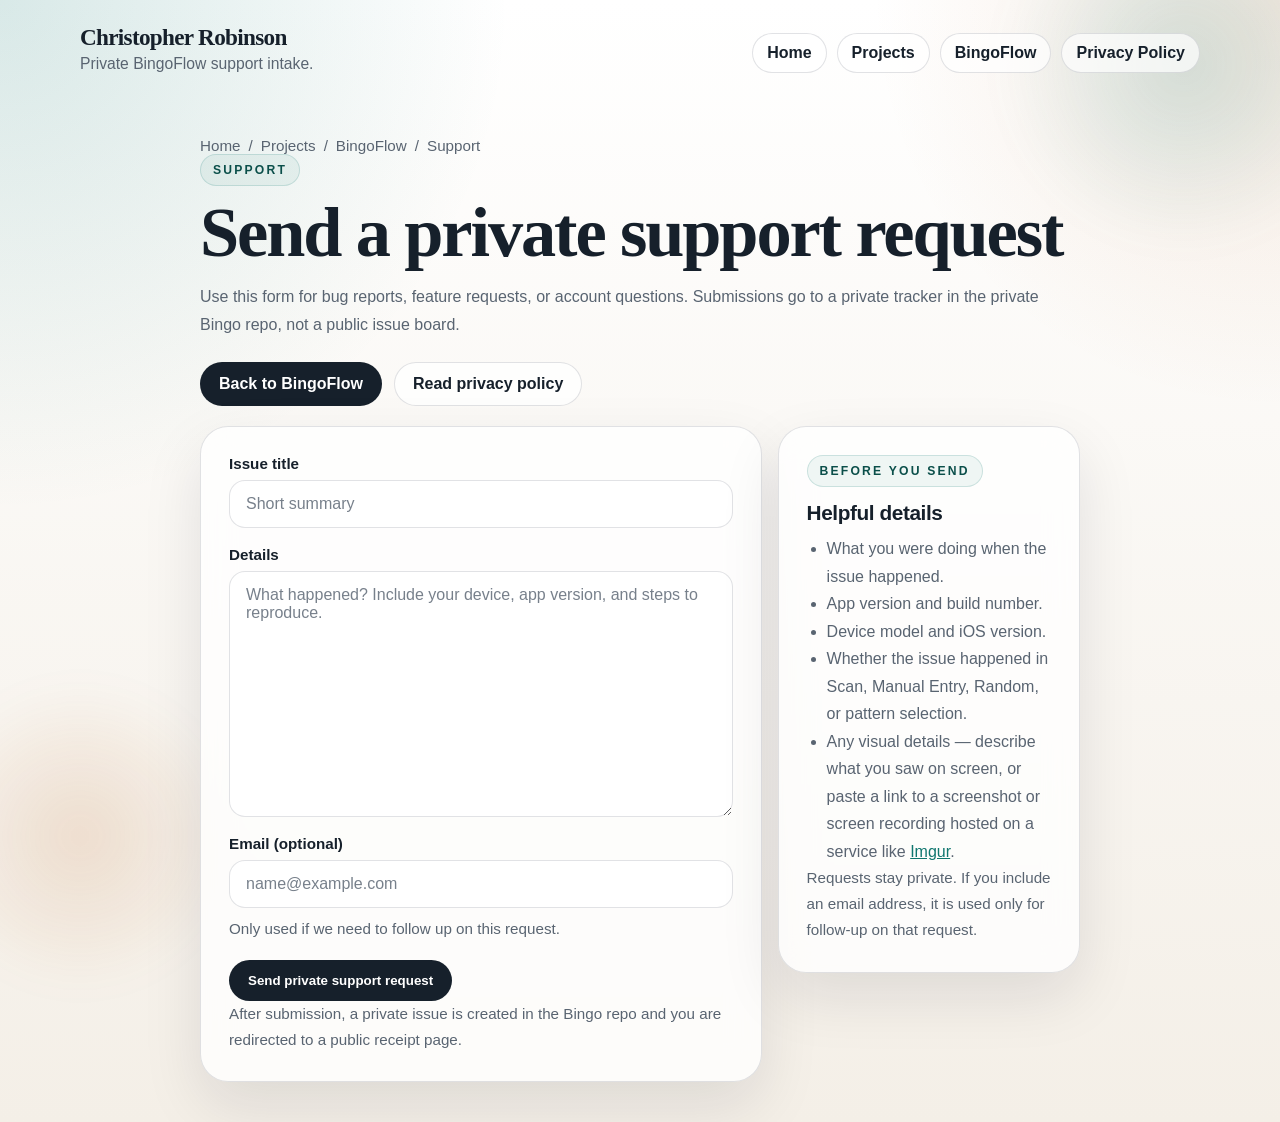
<file: docs/projects/bingoflow/support/index.html>
<!doctype html>
<html lang="en">
<head>
  <meta charset="utf-8">
  <meta name="viewport" content="width=device-width, initial-scale=1">
  <title>BingoFlow Support | Christopher Robinson</title>
  <meta name="description" content="Send a private BingoFlow support request.">
  <link rel="stylesheet" href="../../../styles/site.css">
  <script src="./config.js" defer></script>
  <script defer>
    window.addEventListener('DOMContentLoaded', () => {
      const config = window.BINGOFLOW_SUPPORT_CONFIG || {};
      const form = document.querySelector('[data-support-form]');
      const button = document.querySelector('[data-support-submit]');
      const notice = document.querySelector('[data-support-warning]');
      const endpoint = typeof config.endpoint === 'string' ? config.endpoint.trim() : '';

      if (endpoint && !endpoint.includes('YOUR-WORKER-SUBDOMAIN')) {
        form.action = endpoint;
        return;
      }

      if (notice) {
        notice.hidden = false;
      }

      if (button) {
        button.disabled = true;
        button.textContent = 'Configure support backend';
      }
    });
  </script>
</head>
<body>
  <header class="topbar shell">
    <div class="brand">
      <a href="../../../">Christopher Robinson</a>
      <p>Private BingoFlow support intake.</p>
    </div>
    <nav class="nav" aria-label="Primary">
      <a href="../../../">Home</a>
      <a href="../../">Projects</a>
      <a href="../">BingoFlow</a>
      <a href="../privacy-policy/">Privacy Policy</a>
    </nav>
  </header>

  <main class="article">
    <section class="article-head">
      <div class="breadcrumb">
        <a href="../../../">Home</a>
        <span>/</span>
        <a href="../../">Projects</a>
        <span>/</span>
        <a href="../">BingoFlow</a>
        <span>/</span>
        <span>Support</span>
      </div>
      <span class="eyebrow">Support</span>
      <h1>Send a private support request</h1>
      <p>
        Use this form for bug reports, feature requests, or account questions. Submissions go to a private tracker
        in the private Bingo repo, not a public issue board.
      </p>
      <div class="action-row">
        <a class="button button-primary" href="../">Back to BingoFlow</a>
        <a class="button button-secondary" href="../privacy-policy/">Read privacy policy</a>
      </div>
    </section>

    <section class="support-layout">
      <form
        class="panel card support-form"
        data-support-form
        action="https://bingoflow-support.bingoflow-support.workers.dev/submit"
        method="post"
        autocomplete="off"
      >
        <div class="field">
          <label for="issue-title">Issue title</label>
          <input
            id="issue-title"
            name="title"
            type="text"
            placeholder="Short summary"
            maxlength="120"
            required
          >
        </div>

        <div class="field">
          <label for="issue-body">Details</label>
          <textarea
            id="issue-body"
            name="details"
            rows="12"
            maxlength="8000"
            placeholder="What happened? Include your device, app version, and steps to reproduce."
            required
          ></textarea>
        </div>

        <div class="field">
          <label for="support-email">Email (optional)</label>
          <input
            id="support-email"
            name="email"
            type="email"
            placeholder="name@example.com"
            autocomplete="email"
          >
          <p class="small-note">Only used if we need to follow up on this request.</p>
        </div>

        <div class="visually-hidden" aria-hidden="true">
          <label for="support-website">Website</label>
          <input id="support-website" name="website" type="text" tabindex="-1" autocomplete="off">
        </div>

        <div class="action-row">
          <button class="button button-primary" type="submit" data-support-submit>Send private support request</button>
        </div>

        <p class="small-note">
          After submission, a private issue is created in the Bingo repo and you are redirected to a public receipt
          page.
        </p>

        <p class="note" data-support-warning hidden>
          The support backend is not configured yet. Update the worker URL in
          <code>./config.js</code> before publishing.
        </p>
      </form>

      <aside class="panel card">
        <span class="eyebrow">Before you send</span>
        <h3>Helpful details</h3>
        <ul class="list">
          <li>What you were doing when the issue happened.</li>
          <li>App version and build number.</li>
          <li>Device model and iOS version.</li>
          <li>Whether the issue happened in Scan, Manual Entry, Random, or pattern selection.</li>
          <li>Any visual details — describe what you saw on screen, or paste a link to a screenshot or screen recording hosted on a service like <a href="https://imgur.com" target="_blank" rel="noopener noreferrer">Imgur</a>.</li>
        </ul>
        <p class="small-note">
          Requests stay private. If you include an email address, it is used only for follow-up on that request.
        </p>
      </aside>
    </section>
  </main>
</body>
</html>
</file>
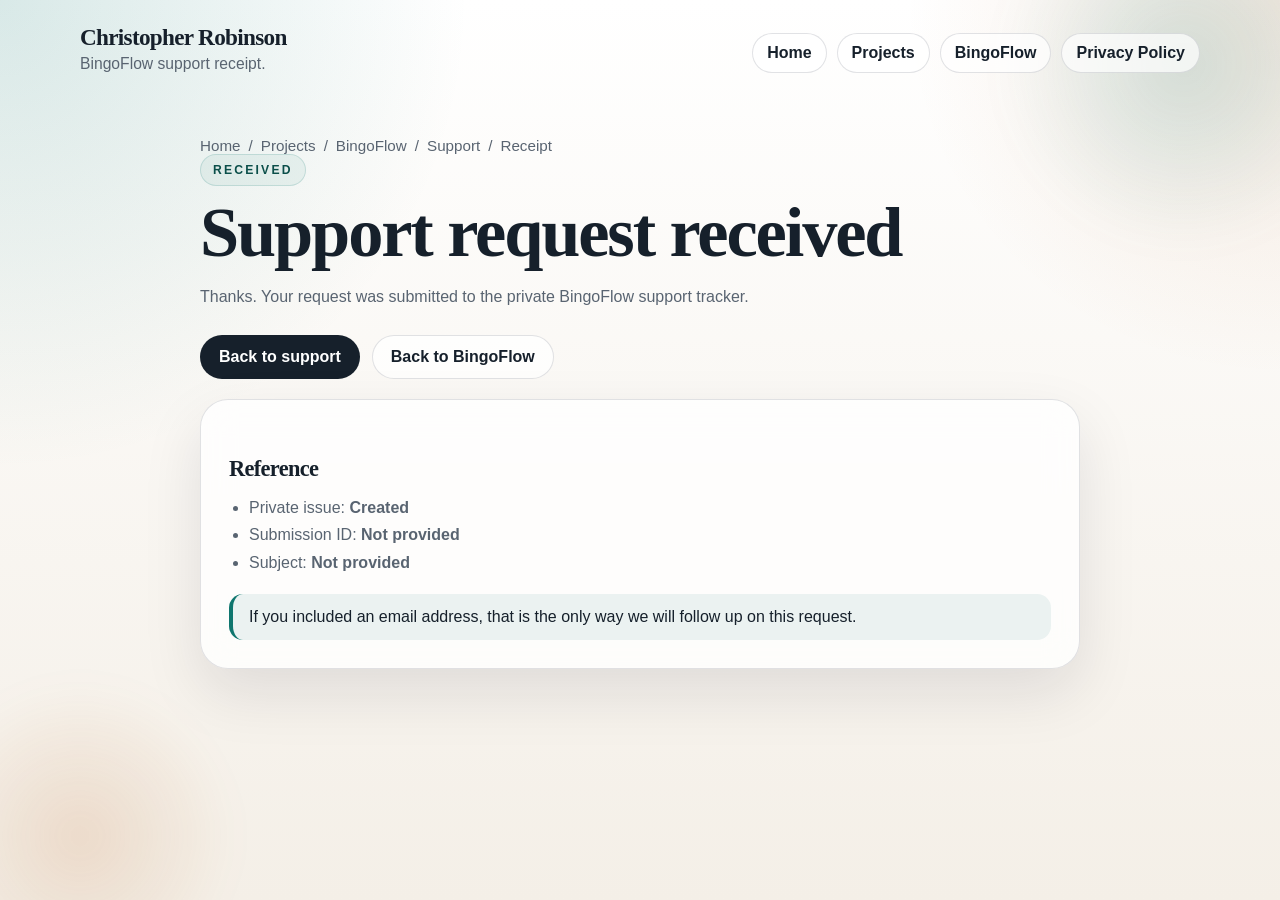
<file: docs/projects/bingoflow/support/receipt/index.html>
<!doctype html>
<html lang="en">
<head>
  <meta charset="utf-8">
  <meta name="viewport" content="width=device-width, initial-scale=1">
  <title>BingoFlow Support Receipt | Christopher Robinson</title>
  <meta name="description" content="Confirmation page for BingoFlow support submissions.">
  <link rel="stylesheet" href="../../../../styles/site.css">
</head>
<body>
  <header class="topbar shell">
    <div class="brand">
      <a href="../../../../">Christopher Robinson</a>
      <p>BingoFlow support receipt.</p>
    </div>
    <nav class="nav" aria-label="Primary">
      <a href="../../../../">Home</a>
      <a href="../../../">Projects</a>
      <a href="../../">BingoFlow</a>
      <a href="../../privacy-policy/">Privacy Policy</a>
    </nav>
  </header>

  <main class="article">
    <section class="article-head">
      <div class="breadcrumb">
        <a href="../../../../">Home</a>
        <span>/</span>
        <a href="../../../">Projects</a>
        <span>/</span>
        <a href="../../">BingoFlow</a>
        <span>/</span>
        <a href="../">Support</a>
        <span>/</span>
        <span>Receipt</span>
      </div>
      <span class="eyebrow">Received</span>
      <h1>Support request received</h1>
      <p>
        Thanks. Your request was submitted to the private BingoFlow support tracker.
      </p>
      <div class="action-row">
        <a class="button button-primary" href="../">Back to support</a>
        <a class="button button-secondary" href="../../">Back to BingoFlow</a>
      </div>
    </section>

    <section class="panel">
      <h2>Reference</h2>
      <ul class="list">
        <li>Private issue: <strong id="support-ticket">Pending</strong></li>
        <li>Submission ID: <strong id="support-request">Pending</strong></li>
        <li>Subject: <strong id="support-subject">Pending</strong></li>
      </ul>
      <div class="note" style="margin-top: 18px;">
        If you included an email address, that is the only way we will follow up on this request.
      </div>
    </section>
  </main>

  <script>
    const params = new URLSearchParams(window.location.search);
    const ticket = params.get('ticket');
    const requestId = params.get('request');
    const subject = params.get('title');

    document.getElementById('support-ticket').textContent = ticket ? `#${ticket}` : 'Created';
    document.getElementById('support-request').textContent = requestId || 'Not provided';
    document.getElementById('support-subject').textContent = subject || 'Not provided';
  </script>
</body>
</html>
</file>
<file: docs/styles/site.css>
:root {
  color-scheme: light;
  --bg: #f4efe7;
  --bg-alt: #fbfcfe;
  --panel: rgba(255, 255, 255, 0.78);
  --panel-solid: #ffffff;
  --text: #16202b;
  --muted: #596471;
  --accent: #0f766e;
  --accent-soft: rgba(15, 118, 110, 0.12);
  --accent-strong: #0b4f4a;
  --gold: #b45309;
  --line: rgba(15, 23, 42, 0.12);
  --shadow: 0 24px 60px rgba(15, 23, 42, 0.10);
  --radius-xl: 28px;
  --radius-lg: 22px;
  --radius-md: 16px;
}

* {
  box-sizing: border-box;
}

html {
  scroll-behavior: smooth;
}

body {
  margin: 0;
  min-height: 100vh;
  color: var(--text);
  background:
    radial-gradient(circle at top left, rgba(15, 118, 110, 0.16), transparent 30%),
    radial-gradient(circle at top right, rgba(180, 83, 9, 0.12), transparent 24%),
    linear-gradient(180deg, #ffffff 0%, var(--bg) 100%);
  font-family: "Avenir Next", "Helvetica Neue", "Segoe UI", sans-serif;
  position: relative;
  overflow-x: hidden;
  -webkit-user-select: text;
  user-select: text;
}

body::before,
body::after {
  content: "";
  position: fixed;
  border-radius: 999px;
  pointer-events: none;
  -webkit-user-select: none;
  user-select: none;
  z-index: -1;
  filter: blur(18px);
}

body::before {
  width: 24rem;
  height: 24rem;
  top: -8rem;
  right: -6rem;
  background: radial-gradient(circle, rgba(15, 118, 110, 0.16), transparent 68%);
}

body::after {
  width: 20rem;
  height: 20rem;
  left: -5rem;
  bottom: -6rem;
  background: radial-gradient(circle, rgba(180, 83, 9, 0.14), transparent 68%);
}

a {
  color: var(--accent);
}

a:hover {
  color: var(--accent-strong);
}

.shell {
  width: min(1120px, calc(100% - 32px));
  margin: 0 auto;
}

.topbar {
  padding: 24px 0 28px;
  display: flex;
  align-items: flex-end;
  justify-content: space-between;
  gap: 20px;
  flex-wrap: wrap;
}

.brand {
  display: grid;
  gap: 4px;
}

.brand a {
  text-decoration: none;
  color: var(--text);
  font-family: Georgia, "Times New Roman", serif;
  font-size: 1.45rem;
  font-weight: 700;
  letter-spacing: -0.03em;
}

.brand p {
  margin: 0;
  color: var(--muted);
  font-size: 0.98rem;
}

.nav {
  display: flex;
  flex-wrap: wrap;
  gap: 10px;
}

.nav a,
.button,
.tag {
  border-radius: 999px;
  text-decoration: none;
}

.nav a {
  padding: 10px 14px;
  border: 1px solid var(--line);
  background: rgba(255, 255, 255, 0.7);
  color: var(--text);
  font-weight: 600;
}

.nav a:hover {
  background: rgba(255, 255, 255, 0.95);
}

.hero {
  display: grid;
  grid-template-columns: minmax(0, 1.35fr) minmax(280px, 0.75fr);
  gap: 18px;
  align-items: stretch;
}

.panel {
  background: var(--panel);
  border: 1px solid var(--line);
  border-radius: var(--radius-xl);
  box-shadow: var(--shadow);
  backdrop-filter: blur(16px);
}

.hero-main {
  position: relative;
  overflow: hidden;
  padding: clamp(28px, 4vw, 44px);
}

.hero-main::after {
  content: "";
  position: absolute;
  inset: auto -80px -120px auto;
  width: 260px;
  height: 260px;
  border-radius: 50%;
  background: radial-gradient(circle, rgba(15, 118, 110, 0.18), transparent 68%);
  pointer-events: none;
  -webkit-user-select: none;
  user-select: none;
}

.eyebrow {
  display: inline-flex;
  align-items: center;
  gap: 8px;
  padding: 8px 12px;
  border: 1px solid rgba(15, 118, 110, 0.16);
  border-radius: 999px;
  background: rgba(15, 118, 110, 0.06);
  color: var(--accent-strong);
  font-size: 0.76rem;
  font-weight: 800;
  text-transform: uppercase;
  letter-spacing: 0.18em;
}

.hero h1,
.section-head h2,
.article h1,
.article h2 {
  font-family: Georgia, "Times New Roman", serif;
  letter-spacing: -0.03em;
}

.hero h1 {
  margin: 18px 0 14px;
  max-width: 13ch;
  font-size: clamp(2.6rem, 6vw, 5rem);
  line-height: 0.95;
}

.hero-copy {
  margin: 0;
  max-width: 58ch;
  color: var(--muted);
  font-size: 1.05rem;
  line-height: 1.72;
}

.action-row {
  display: flex;
  flex-wrap: wrap;
  gap: 12px;
  margin-top: 24px;
}

.button {
  display: inline-flex;
  align-items: center;
  justify-content: center;
  gap: 8px;
  padding: 12px 18px;
  border: 1px solid transparent;
  font-weight: 700;
}

.button-primary {
  background: var(--text);
  color: #ffffff;
}

.button-primary:hover {
  color: #ffffff;
  background: var(--accent-strong);
}

.button-secondary {
  background: rgba(255, 255, 255, 0.72);
  border-color: var(--line);
  color: var(--text);
}

.button-secondary:hover {
  background: rgba(255, 255, 255, 0.96);
  color: var(--text);
}

.stat-card {
  padding: 22px;
  display: flex;
  flex-direction: column;
  justify-content: center;
}

.stats {
  display: grid;
  gap: 12px;
}

.stat {
  padding: 18px;
  border-radius: var(--radius-md);
  border: 1px solid var(--line);
  background: linear-gradient(180deg, rgba(255, 255, 255, 0.9), rgba(250, 250, 250, 0.74));
}

.stat strong {
  display: block;
  font-size: 1.5rem;
  line-height: 1.1;
  margin-bottom: 6px;
}

.stat span {
  color: var(--muted);
  line-height: 1.5;
}

.section {
  margin-top: 22px;
}

.section-head {
  display: flex;
  align-items: end;
  justify-content: space-between;
  gap: 16px;
  margin: 0 0 14px;
}

.section-head h2 {
  margin: 0;
  font-size: clamp(1.5rem, 3vw, 2.1rem);
}

.section-head p,
.section-head a {
  margin: 0;
  color: var(--muted);
}

.grid {
  display: grid;
  gap: 16px;
  grid-template-columns: repeat(auto-fit, minmax(240px, 1fr));
}

.card {
  padding: 24px;
}

.card h3 {
  margin: 14px 0 10px;
  font-size: 1.3rem;
  letter-spacing: -0.02em;
}

.card p {
  margin: 0;
  color: var(--muted);
  line-height: 1.66;
}

.tags {
  display: flex;
  flex-wrap: wrap;
  gap: 8px;
}

.tag {
  display: inline-flex;
  align-items: center;
  padding: 7px 11px;
  background: var(--accent-soft);
  color: var(--accent-strong);
  font-size: 0.78rem;
  font-weight: 800;
  letter-spacing: 0.08em;
  text-transform: uppercase;
}

.card .action-row {
  margin-top: 18px;
}

.list {
  margin: 0;
  padding-left: 20px;
  color: var(--muted);
  line-height: 1.7;
}

pre {
  margin: 16px 0 0;
  max-width: 100%;
  padding: 14px 16px;
  overflow-x: auto;
  white-space: pre-wrap;
  overflow-wrap: anywhere;
  border: 1px solid var(--line);
  border-radius: 14px;
  background: rgba(255, 255, 255, 0.88);
  color: var(--text);
  font-family: ui-monospace, "SFMono-Regular", Menlo, Consolas, monospace;
  font-size: 0.92rem;
  line-height: 1.55;
  cursor: text;
  -webkit-user-select: text;
  user-select: text;
}

code {
  font-family: ui-monospace, "SFMono-Regular", Menlo, Consolas, monospace;
  font-size: 0.92em;
  -webkit-user-select: text;
  user-select: text;
}

pre code {
  font-size: inherit;
  white-space: inherit;
}

.article {
  width: min(880px, calc(100% - 32px));
  margin: 0 auto;
  padding-bottom: 40px;
}

.article-head {
  padding: 36px 0 20px;
}

.article h1 {
  margin: 12px 0 12px;
  font-size: clamp(2.5rem, 6vw, 4.4rem);
  line-height: 0.98;
}

.article h2 {
  margin: 28px 0 12px;
  font-size: 1.4rem;
}

.article p,
.article li {
  color: var(--muted);
  line-height: 1.72;
}

.article .panel {
  padding: 28px;
}

.breadcrumb {
  display: flex;
  flex-wrap: wrap;
  gap: 8px;
  align-items: center;
  color: var(--muted);
  font-size: 0.95rem;
}

.breadcrumb a {
  text-decoration: none;
  color: var(--muted);
}

.breadcrumb a:hover {
  color: var(--accent);
}

.note {
  padding: 14px 16px;
  border-left: 4px solid var(--accent);
  background: rgba(15, 118, 110, 0.08);
  border-radius: 14px;
}

.support-layout {
  display: grid;
  grid-template-columns: minmax(0, 1.3fr) minmax(260px, 0.7fr);
  gap: 16px;
  align-items: start;
}

.field {
  display: grid;
  gap: 8px;
  margin-bottom: 18px;
}

.field label {
  font-size: 0.95rem;
  font-weight: 700;
  color: var(--text);
}

.field input,
.field textarea {
  width: 100%;
  padding: 14px 16px;
  border: 1px solid var(--line);
  border-radius: 16px;
  background: rgba(255, 255, 255, 0.88);
  color: var(--text);
  font: inherit;
  box-shadow: inset 0 1px 0 rgba(255, 255, 255, 0.72);
}

.field input::placeholder,
.field textarea::placeholder {
  color: rgba(89, 100, 113, 0.82);
}

.field input:focus,
.field textarea:focus {
  outline: 3px solid rgba(15, 118, 110, 0.18);
  border-color: rgba(15, 118, 110, 0.36);
}

.field textarea {
  min-height: 240px;
  resize: vertical;
}

.small-note {
  margin: 14px 0 0;
  color: var(--muted);
  font-size: 0.95rem;
  line-height: 1.65;
}

.visually-hidden {
  position: absolute !important;
  width: 1px;
  height: 1px;
  padding: 0;
  margin: -1px;
  overflow: hidden;
  clip: rect(0, 0, 0, 0);
  white-space: nowrap;
  border: 0;
}

.button:disabled {
  opacity: 0.55;
  cursor: not-allowed;
}

.footer {
  padding: 28px 0 48px;
  color: var(--muted);
  font-size: 0.95rem;
}

@media (max-width: 900px) {
  .hero {
    grid-template-columns: 1fr;
  }

  .section-head {
    align-items: start;
    flex-direction: column;
  }
}

@media (max-width: 640px) {
  .shell {
    width: min(100% - 20px, 1120px);
  }

  .topbar {
    padding-top: 18px;
  }

  .nav a,
  .button {
    width: 100%;
  }

  .action-row {
    flex-direction: column;
  }

  .hero h1 {
    max-width: none;
  }

  .support-layout {
    grid-template-columns: 1fr;
  }
}
</file>
